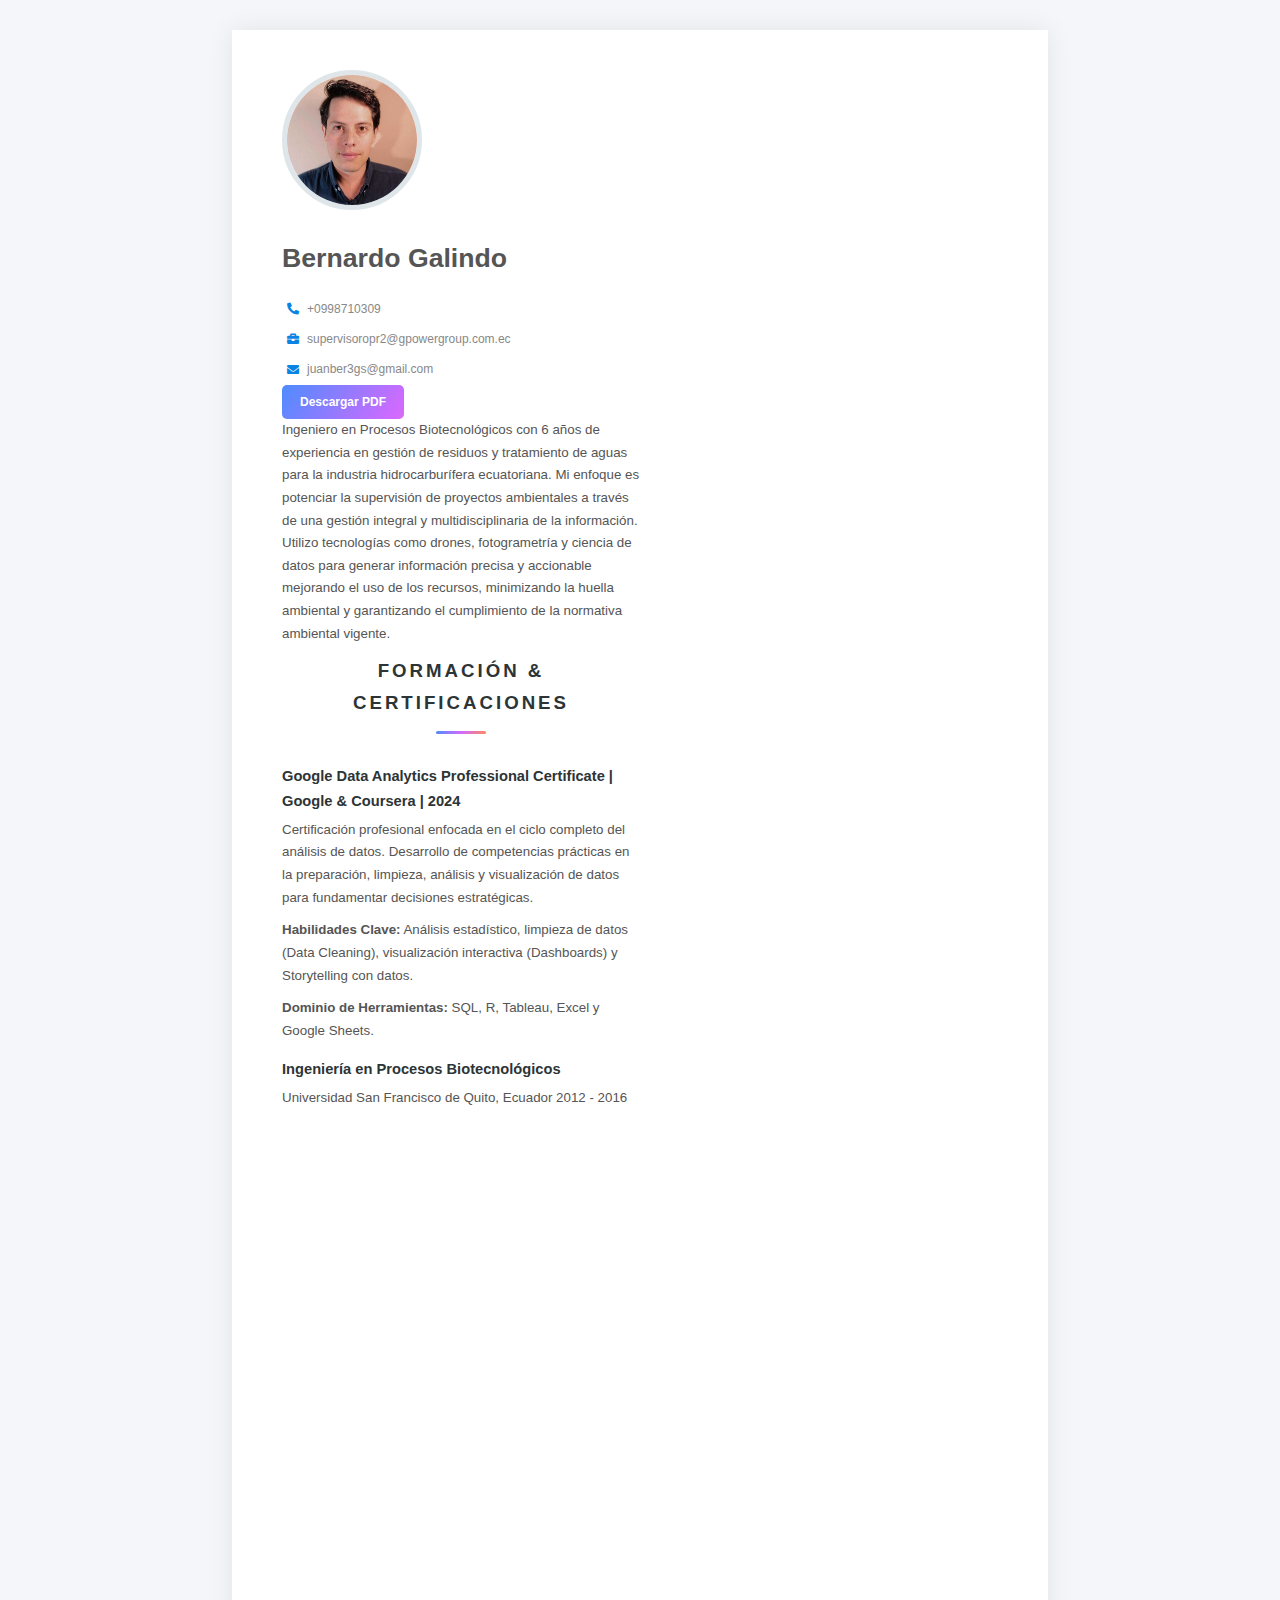
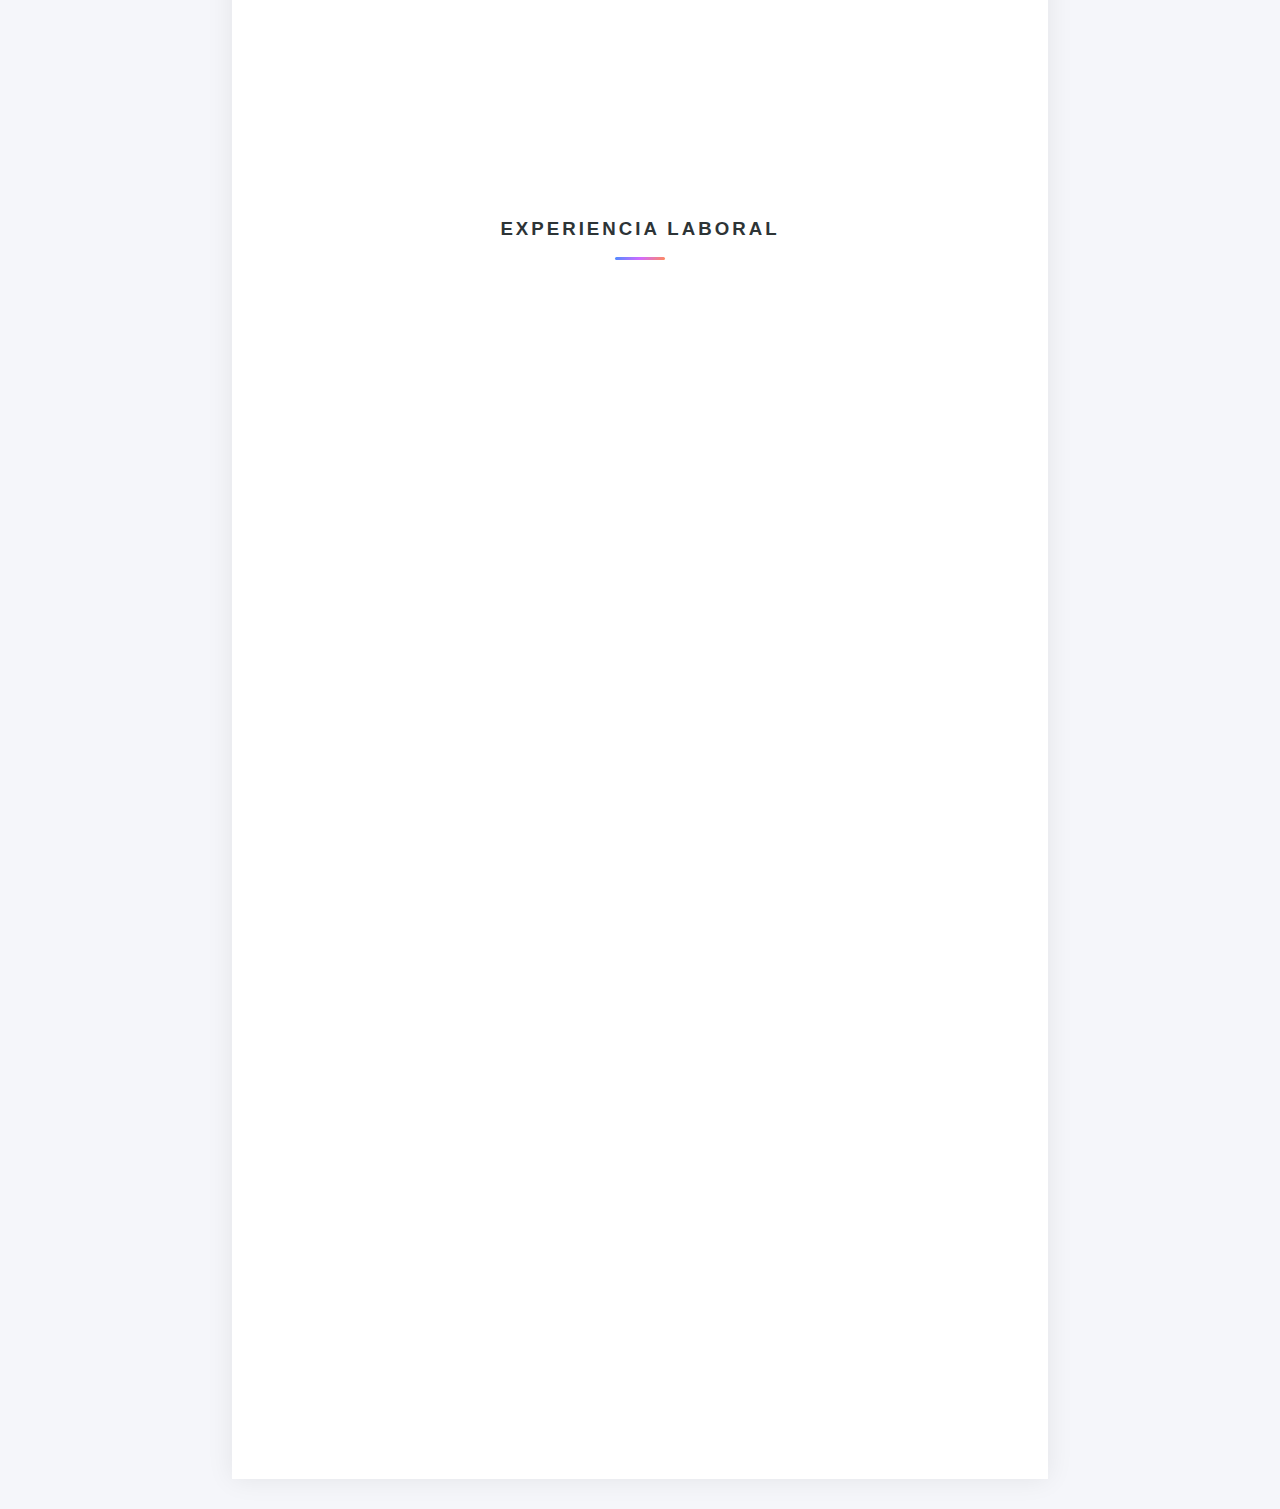
<file: index.html>
<!DOCTYPE html>
<html lang="es">
<head>
    <meta charset="UTF-8">
    <meta name="viewport" content="width=device-width, initial-scale=1.0">
    <meta name="description" content="CV de Bernardo Galindo, Ingeniero en Procesos Biotecnológicos con experiencia en gestión ambiental, remediación y ciencia de datos.">
    <title>CV - Bernardo Galindo</title>
    <link rel="stylesheet" href="style.css">
    <link rel="icon" href="favicon.ico" type="image/x-icon">
    <link rel="preconnect" href="https://fonts.googleapis.com">
    <link rel="preconnect" href="https://fonts.gstatic.com" crossorigin>
    <link href="https://fonts.googleapis.com/css2?family=Merriweather:wght@700&family=Roboto:wght@400;500;700&display=swap" rel="stylesheet">
    <link rel="stylesheet" href="https://cdnjs.cloudflare.com/ajax/libs/font-awesome/5.15.4/css/all.min.css">
</head>
<body>
    <div class="cv-container">
        <!-- ===== SECCIÓN DE LA CABECERA ===== -->
        <header class="header-main">
            <img src="bgalindo.jpg" alt="Foto de perfil de Bernardo Galindo" class="profile-picture">
            <div class="header-text">
                <h1>Bernardo Galindo</h1>
                <ul class="contact-info">
                    <li><i class="fas fa-phone-alt"></i><a href="tel:+593998710309">+0998710309</a></li>
                    <li><i class="fas fa-briefcase"></i><a href="mailto:supervisoropr2@gpowergroup.com.ec">supervisoropr2@gpowergroup.com.ec</a></li>
                    <li><i class="fas fa-envelope"></i><a href="mailto:juanber3gs@gmail.com">juanber3gs@gmail.com</a></li>
                </ul>
            </div>
            <button class="download-btn" onclick="window.print()" title="Descargar como PDF">
                Descargar PDF
            </button>
        </header>
        
        <div class="columns-container">
            <!-- ===== COLUMNA IZQUIERDA ===== -->
            <aside class="left-column">
                <section class="profile-summary fade-in-section">
                     <p>Ingeniero en Procesos Biotecnológicos con 6 años de experiencia en gestión de residuos y tratamiento de aguas para la industria hidrocarburífera ecuatoriana. Mi enfoque es potenciar la supervisión de proyectos ambientales a través de una gestión integral y multidisciplinaria de la información. Utilizo tecnologías como drones, fotogrametría y ciencia de datos para generar información precisa y accionable mejorando el uso de los recursos, minimizando la huella ambiental y garantizando el cumplimiento de la normativa ambiental vigente.</p>
                </section>
                <section class="fade-in-section">
                    <h2>FORMACIÓN & CERTIFICACIONES</h2>
                    <div class="item">
                        <h3>Google Data Analytics Professional Certificate | Google & Coursera | 2024</h3>
                        <p>Certificación profesional enfocada en el ciclo completo del análisis de datos. Desarrollo de competencias prácticas en la preparación, limpieza, análisis y visualización de datos para fundamentar decisiones estratégicas.</p>
                        <p><strong>Habilidades Clave:</strong> Análisis estadístico, limpieza de datos (Data Cleaning), visualización interactiva (Dashboards) y Storytelling con datos.</p>
                        <p><strong>Dominio de Herramientas:</strong> SQL, R, Tableau, Excel y Google Sheets.</p>
                    </div>
                    <div class="item">
                        <h3>Ingeniería en Procesos Biotecnológicos</h3>
                        <p>Universidad San Francisco de Quito, Ecuador 2012 - 2016</p>
                    </div>
                </section>
            </aside>

            <!-- ===== COLUMNA DERECHA ===== -->
            <main class="right-column">
                <section class="fade-in-section">
                    <h2>COMPETENCIAS PROFESIONALES</h2>
                    
                    <h3>Gestión Ambiental y Remediación</h3>
                    <ul>
                        <li>Gestión integral de desechos industriales y remediación de suelos contaminados con hidrocarburos.</li>
                        <li>Tratamiento y gestión de efluentes industriales en la industria hidrocarburífera.</li>
                    </ul>

                    <h3>Tecnologías de Supervisión y Análisis</h3>
                    <ul>
                        <li>Ciencia de Datos / Inspección y planificaciones aéreas con drones (UAV).</li>
                        <li>Fotogrametría, Modelado 3D y Fotografía 360° para la elaboración de reportes gerenciales.</li>
                    </ul>

                    <h3>Gestión Operativa y Liderazgo en Campo</h3>
                    <ul>
                        <li>Liderazgo de equipos industriales, abarcando la coordinación logística operativa y el manejo seguro de productos químicos.</li>
                    </ul>
                </section>
                <section class="languages fade-in-section">
                    <h2>IDIOMAS</h2>
                    <ul>
                        <li><strong>Español:</strong> Nativo</li>
                        <li><strong>Inglés:</strong> Avanzado</li>
                        <li><strong>Francés:</strong> Intermedio</li>
                    </ul>
                </section>
            </main>
        </div>
        
        <!-- ===== EXPERIENCIA LABORAL (ancho completo) ===== -->
        <section class="experience-section">
            <h2>EXPERIENCIA LABORAL</h2>
            <div class="job fade-in-section">
                <h3>Supervisor de Operaciones | GPower Group S.A. | Mayo 2019 - Actualidad</h3>
                <ul>
                    <li>Dirijo la gestión integral de residuos (peligrosos, no peligrosos y reciclables) para las operaciones en los Bloques 14 y 17, en el sensible entorno de la Amazonía ecuatoriana. Mi especialización se centra en la planificación logística y ejecución para la evacuación segura de grandes volúmenes de materiales de alta complejidad, como fondos de tanque de hidrocarburos, lodos de plantas de tratamiento y sedimentos de piscinas API.</li>
                    <li>Garantizo la integridad total del proyecto (personal, ambiente y activos) mediante la implementación y supervisión rigurosa de los más estrictos estándares de seguridad industrial (HSE) en cada operación.</li>
                    <li>Coordino la logística de los recursos críticos para la operación (equipos, insumos químicos y personal), asegurando la continuidad y éxito de cada proyecto.</li>
                    <li>Fomento la correcta clasificación de desechos bajo un enfoque de economía circular, optimizando el uso de recursos y minimizando la generación de residuos no aprovechables.</li>
                </ul>
            </div>
            <div class="job fade-in-section">
                <h3>Promotor de Salud (Inocuidad Alimentaria) | Municipio de Quito | Mayo 2017 - Diciembre 2018</h3>
                 <ul>
                    <li>Planifiqué y supervisé la logística de muestreo en campo a través de un extenso territorio urbano y rural, garantizando el cumplimiento sistemático del cronograma de monitoreo de inocuidad alimentaria.</li>
                    <li>Realicé análisis de riesgo microbiológico en muestras de alimentos para evaluar el cumplimiento de la normativa sanitaria, generando reportes técnicos que servían como base para acciones correctivas y de seguimiento.</li>
                    <li>Diseñé y facilité programas de capacitación sobre buenas prácticas sanitarias dirigidos a cientos de manipuladores de alimentos, enfocados en la prevención de la contaminación cruzada y las enfermedades de transmisión alimentaria (ETAs).</li>
                 </ul>
            </div>
            <div class="job fade-in-section">
                <h3>Laboratorio Clínico del Hospital de los Valles | Dic.16 - Ene.17</h3>
                <ul><li>Apoyé en el flujo de trabajo del área de microbiología, aplicando técnicas de cultivo bacteriano y gestión de muestras en un entorno de Bioseguridad Nivel 1 (BSL-1).</li></ul>
            </div>
            <div class="job fade-in-section">
                <h3>USFQ. Proyecto de Investigación | Dic.15 - Nov.16</h3>
                <ul>
                    <li>Contribuí en un proyecto para evaluar el estrés ambiental en primates (Cebuella pygmaea) en la Estación de Biodiversidad Tiputini, dentro de la Reserva de Biosfera Yasuni. Mis roles incluyeron trabajo de campo y análisis en laboratorio.</li>
                    <li>Apliqué rigurosos protocolos de laboratorio para la preservación, extracción y cuantificación de metabolitos de cortisol. Mi responsabilidad incluía el manejo de equipo de precisión (balanza analítica, lector de microplatos, espectrofotometría) así como el trabajo en ambientes controlados (cámara de flujo laminar) para garantizar la integridad de las muestras y la fiabilidad de los datos.</li>
                </ul>
            </div>
        </section>
    </div>

    <script>
        document.addEventListener('DOMContentLoaded', function() {
            const sections = document.querySelectorAll('.fade-in-section');

            const observerOptions = {
                root: null, // relative to the viewport
                rootMargin: '0px',
                threshold: 0.1 // trigger when 10% of the element is visible
            };

            const observer = new IntersectionObserver((entries, observer) => {
                entries.forEach(entry => {
                    if (entry.isIntersecting) {
                        entry.target.classList.add('is-visible');
                        observer.unobserve(entry.target); // Stop observing once it's visible
                    }
                });
            }, observerOptions);

            sections.forEach(section => {
                observer.observe(section);
            });
        });
    </script>
</body>
</html>
</file>
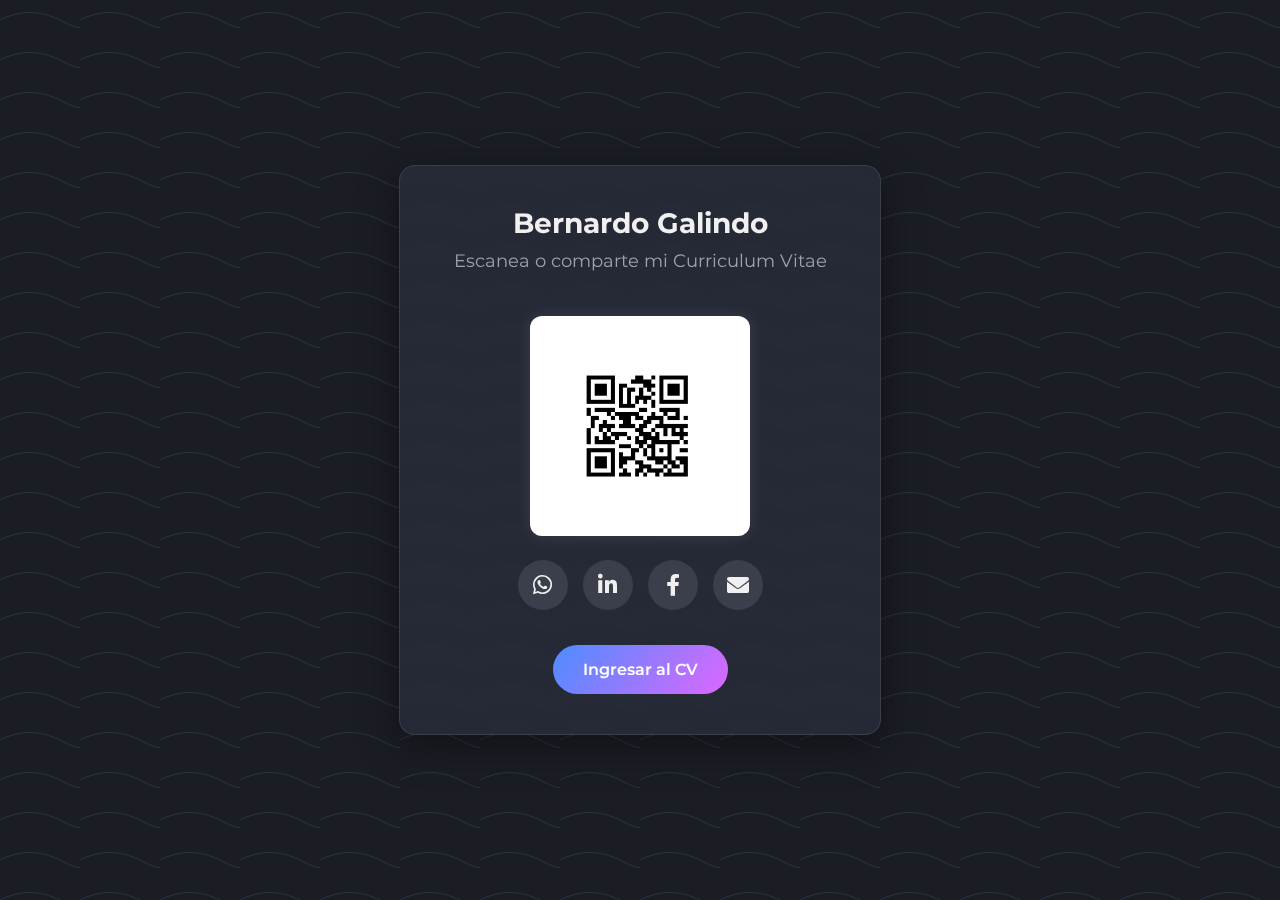
<file: bg.html>
<!DOCTYPE html>
<html lang="es">
<head>
    <script type="text/javascript">
    (function(c,l,a,r,i,t,y){
        c[a]=c[a]||function(){(c[a].q=c[a].q||[]).push(arguments)};
        t=l.createElement(r);t.async=1;t.src="https://www.clarity.ms/tag/"+i;
        y=l.getElementsByTagName(r)[0];y.parentNode.insertBefore(t,y);
    })(window, document, "clarity", "script", "snlels74gx");
</script>
    <script id="Cookiebot" src="https://consent.cookiebot.com/uc.js" data-cbid="54763433-50f1-4cc5-9271-a0339ac69261" type="text/javascript" async></script>
    <!-- Google tag (gtag.js) -->
<script async src="https://www.googletagmanager.com/gtag/js?id=G-6R1G9NPW8W"></script>
<script>
  window.dataLayer = window.dataLayer || [];
  function gtag(){dataLayer.push(arguments);}
  gtag('js', new Date());

  gtag('config', 'G-6R1G9NPW8W');
</script>
    <meta charset="UTF-8">
    <meta name="viewport" content="width=device-width, initial-scale=1.0">
    <title>Compartir CV - Bernardo Galindo</title>
    
    <meta property="og:title" content="CV de Bernardo Galindo" />
    <meta property="og:description" content="Ingeniero con experiencia en gestión ambiental, remediación y ciencia de datos. Haz clic para ver mi perfil completo." />
    <meta property="og:image" content="https://bernardogalindo.github.io/bgalindo.jpg" /> 
    <meta property="og:url" content="https://cv.bernardogalindo.com" />
    <meta property="og:type" content="website" />

    <link rel="stylesheet" href="https://cdnjs.cloudflare.com/ajax/libs/font-awesome/6.0.0-beta3/css/all.min.css">
    <link href="https://fonts.googleapis.com/css2?family=Montserrat:wght@400;600;700&display=swap" rel="stylesheet">

    <style>
        :root {
            --gemini-gradient: linear-gradient(125deg, #4e8cff, #d16aff, #ff8a5c);
            --color-fondo: #1a1d24;
            --color-texto-principal: #f0f0f0;
            --color-texto-secundario: #a0a0b0;
            --color-contenedor: rgba(40, 44, 58, 0.85);
        }
        body {
            margin: 0;
            font-family: 'Montserrat', sans-serif;
            background-color: var(--color-fondo);
            
            /* --- FONDO DE CURVAS ELEGANTES (SVG) --- */
            /* Usamos un SVG codificado para crear un patrón de ondas sutiles. Es ligero y se ve perfecto en todas las pantallas. */
            background-image: url("data:image/svg+xml,%3csvg xmlns='http://www.w3.org/2000/svg' viewBox='0 0 80 40' width='80' height='40'%3e%3cpath fill='none' stroke='%232c3144' stroke-width='1' d='M0 20 C20 10 40 10 60 20 S80 30 100 20'/%3e%3c/svg%3e");
            animation: move-background 40s linear infinite;
            /* --- FIN DEL FONDO --- */

            display: flex;
            justify-content: center;
            align-items: center;
            min-height: 100vh;
            padding: 20px;
            box-sizing: border-box;
        }

        /* Animación sutil para el fondo */
        @keyframes move-background {
            0% { background-position: 0 0; }
            100% { background-position: 400px 0; }
        }

        .share-container {
            background-color: var(--color-contenedor);
            padding: 40px;
            border-radius: 16px;
            box-shadow: 0 10px 40px rgba(0,0,0,0.4);
            text-align: center;
            max-width: 400px;
            width: 100%;
            animation: fadeIn 0.8s ease-out;
            backdrop-filter: blur(10px);
            border: 1px solid rgba(255, 255, 255, 0.1);
        }
        @keyframes fadeIn {
            from { opacity: 0; transform: translateY(20px); }
            to { opacity: 1; transform: translateY(0); }
        }
        .qr-code {
            max-width: 200px;
            width: 100%;
            margin: 20px 0;
            border: none;
            border-radius: 12px;
            background: white;
            padding: 10px;
            box-shadow: 0 0 15px rgba(255,255,255,0.1);
        }
        h1 {
            font-size: 28px;
            color: var(--color-texto-principal);
            margin: 0 0 10px 0;
            font-weight: 700;
        }
        p {
            color: var(--color-texto-secundario);
            font-size: 1.1em;
            margin: 0 0 25px 0;
        }
        .share-buttons {
            display: flex;
            justify-content: center;
            flex-wrap: wrap;
            gap: 15px;
            margin-bottom: 35px;
        }
        .share-btn {
            display: flex;
            align-items: center;
            justify-content: center;
            width: 50px;
            height: 50px;
            border-radius: 50%;
            background-color: rgba(255, 255, 255, 0.1);
            color: var(--color-texto-principal);
            text-decoration: none;
            font-size: 22px;
            transition: all 0.3s ease;
        }
        .share-btn:hover {
            color: white;
            transform: translateY(-4px);
        }
        .whatsapp:hover { background-color: #25D366; }
        .linkedin:hover { background-color: #0A66C2; }
        .facebook:hover { background-color: #1877F2; }
        .gmail:hover { background-color: #EA4335; }
        .enter-cv-btn {
            display: inline-block;
            text-decoration: none;
            color: white;
            background-image: var(--gemini-gradient);
            background-size: 200% auto;
            padding: 15px 30px;
            border-radius: 50px;
            font-weight: 600;
            font-size: 16px;
            transition: all 0.4s ease;
        }
        .enter-cv-btn:hover {
            background-position: right center;
            transform: scale(1.05);
            box-shadow: 0 5px 20px rgba(78, 140, 255, 0.3);
        }
    </style>
</head>
<body>

    <div class="share-container">
        <h1>Bernardo Galindo</h1>
        <p>Escanea o comparte mi Curriculum Vitae</p>
        
        <img src="QRCV.png" alt="QR Code para CV de Bernardo Galindo" class="qr-code">

        <div class="share-buttons" id="share-buttons-container">
            </div>

        <a href="index.html" class="enter-cv-btn">Ingresar al CV</a>
    </div>

<script>
document.addEventListener('DOMContentLoaded', function() {
    const shareUrl = "https://cv.bernardogalindo.com";
    const shareText = "Te comparto el CV profesional de Bernardo Galindo, Ingeniero en Procesos Biotecnológicos:";
    const subjectText = "CV Profesional - Bernardo Galindo";

    const buttons = [
        { platform: 'whatsapp', icon: 'fab fa-whatsapp', url: `https://api.whatsapp.com/send?text=${encodeURIComponent(shareText + ' ' + shareUrl)}`},
        { platform: 'linkedin', icon: 'fab fa-linkedin-in', url: `https://www.linkedin.com/shareArticle?mini=true&url=${encodeURIComponent(shareUrl)}&title=${encodeURIComponent(subjectText)}&summary=${encodeURIComponent(shareText)}`},
        { platform: 'facebook', icon: 'fab fa-facebook-f', url: `https://www.facebook.com/sharer/sharer.php?u=${encodeURIComponent(shareUrl)}&quote=${encodeURIComponent(shareText)}`},
        { platform: 'gmail', icon: 'fas fa-envelope', url: `mailto:?subject=${encodeURIComponent(subjectText)}&body=${encodeURIComponent(shareText + '\\n\\n' + shareUrl)}`}
    ];

    const container = document.getElementById('share-buttons-container');
    buttons.forEach(button => {
        const link = document.createElement('a');
        link.href = button.url;
        link.className = `share-btn ${button.platform}`;
        link.target = '_blank';
        link.setAttribute('aria-label', `Compartir en ${button.platform}`);
        link.innerHTML = `<i class="${button.icon}"></i>`;
        container.appendChild(link);
    });
});
</script>

</body>
</html>
</file>
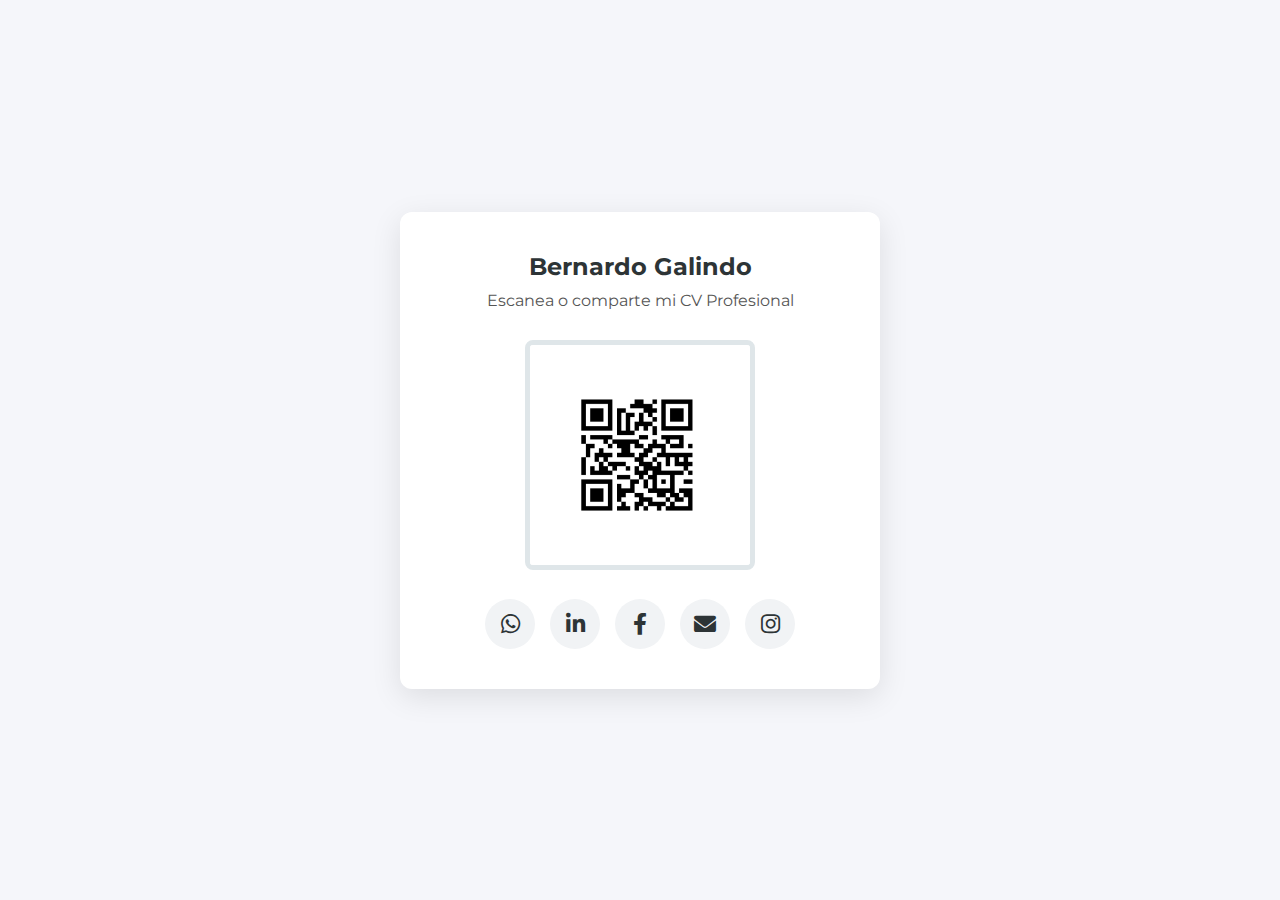
<file: compartir.html>
<!DOCTYPE html>
<html lang="es">
<head>
    <meta charset="UTF-8">
    <meta name="viewport" content="width=device-width, initial-scale=1.0">
    <title>Compartir CV - Bernardo Galindo</title>
    
    <meta property="og:title" content="CV de Bernardo Galindo" />
    <meta property="og:description" content="Ingeniero con experiencia en gestión ambiental, remediación y ciencia de datos. Haz clic para ver mi perfil completo." />
    <meta property="og:image" content="https://bernardogalindo.github.io/bgalindo.jpg" /> 
    <meta property="og:url" content="https://cv.bernardogalindo.com" />
    <meta property="og:type" content="website" />

    <link rel="stylesheet" href="https://cdnjs.cloudflare.com/ajax/libs/font-awesome/6.0.0-beta3/css/all.min.css">
    <link href="https://fonts.googleapis.com/css2?family=Montserrat:wght@400;600;700&display=swap" rel="stylesheet">

    <style>
        :root {
            --color-interactivo: #0984e3;
            --gemini-gradient: linear-gradient(125deg, #4e8cff, #d16aff, #ff8a5c);
        }
        body {
            margin: 0;
            font-family: 'Montserrat', sans-serif;
            background-color: #f5f6fa;
            display: flex;
            justify-content: center;
            align-items: center;
            min-height: 100vh;
            padding: 20px;
            box-sizing: border-box;
        }
        .share-container {
            background-color: #ffffff;
            padding: 40px;
            border-radius: 12px;
            box-shadow: 0 8px 30px rgba(0,0,0,0.1);
            text-align: center;
            max-width: 400px;
            width: 100%;
            animation: fadeIn 0.8s ease-out;
        }
        @keyframes fadeIn {
            from { opacity: 0; transform: translateY(20px); }
            to { opacity: 1; transform: translateY(0); }
        }
        .qr-code {
            max-width: 220px;
            width: 100%;
            margin-bottom: 25px;
            border: 5px solid #dfe6e9;
            border-radius: 8px;
        }
        h1 {
            font-size: 24px;
            color: #2d3436;
            margin: 0 0 10px 0;
            font-weight: 700;
        }
        p {
            color: #555;
            margin: 0 0 30px 0;
        }
        .share-buttons {
            display: flex;
            justify-content: center;
            flex-wrap: wrap;
            gap: 15px;
        }
        .share-btn {
            display: flex;
            align-items: center;
            justify-content: center;
            width: 50px;
            height: 50px;
            border-radius: 50%;
            background-color: #f1f3f5;
            color: #2d3436;
            text-decoration: none;
            font-size: 22px;
            transition: all 0.3s ease;
        }
        .share-btn:hover {
            color: white;
            transform: translateY(-4px);
            box-shadow: 0 6px 15px rgba(0,0,0,0.15);
        }
        .whatsapp:hover { background-color: #25D366; }
        .linkedin:hover { background-color: #0A66C2; }
        .facebook:hover { background-color: #1877F2; }
        .gmail:hover { background-color: #EA4335; }
        .instagram:hover { 
            background: radial-gradient(circle at 30% 107%, #fdf497 0%, #fdf497 5%, #fd5949 45%,#d6249f 60%,#285AEB 90%);
        }
    </style>
</head>
<body>

    <div class="share-container">
        <h1>Bernardo Galindo</h1>
        <p>Escanea o comparte mi CV Profesional</p>
        
        <img src="QRCV.png" alt="QR Code para CV de Bernardo Galindo" class="qr-code">

        <div class="share-buttons" id="share-buttons-container">
            </div>
    </div>

<script>
document.addEventListener('DOMContentLoaded', function() {
    // --- CONFIGURACIÓN ---
    const shareUrl = "https://cv.bernardogalindo.com";
    const shareText = "Te comparto el CV profesional de Bernardo Galindo, Ingeniero en Procesos Biotecnológicos:";
    const subjectText = "CV Profesional - Bernardo Galindo";
    // IMPORTANTE: Cambia "tu_usuario_de_instagram" por tu nombre de usuario real
    const instagramProfile = "https://www.instagram.com/bgalindoo"; 

    // --- LÓGICA DE LOS BOTONES ---
    const buttons = [
        { 
            platform: 'whatsapp',
            icon: 'fab fa-whatsapp',
            url: `https://api.whatsapp.com/send?text=${encodeURIComponent(shareText + ' ' + shareUrl)}`
        },
        { 
            platform: 'linkedin',
            icon: 'fab fa-linkedin-in',
            url: `https://www.linkedin.com/shareArticle?mini=true&url=${encodeURIComponent(shareUrl)}&title=${encodeURIComponent(subjectText)}&summary=${encodeURIComponent(shareText)}`
        },
        { 
            platform: 'facebook',
            icon: 'fab fa-facebook-f',
            url: `https://www.facebook.com/sharer/sharer.php?u=${encodeURIComponent(shareUrl)}&quote=${encodeURIComponent(shareText)}`
        },
        { 
            platform: 'gmail',
            icon: 'fas fa-envelope',
            url: `mailto:?subject=${encodeURIComponent(subjectText)}&body=${encodeURIComponent(shareText + '\\n\\n' + shareUrl)}`
        },
        { 
            platform: 'instagram',
            icon: 'fab fa-instagram',
            url: instagramProfile // Instagram no permite compartir enlaces directamente, así que va a tu perfil.
        }
    ];

    const container = document.getElementById('share-buttons-container');
    buttons.forEach(button => {
        const link = document.createElement('a');
        link.href = button.url;
        link.className = `share-btn ${button.platform}`;
        link.target = '_blank'; // Abrir en una nueva pestaña
        link.setAttribute('aria-label', `Compartir en ${button.platform}`); // Para accesibilidad
        link.innerHTML = `<i class="${button.icon}"></i>`;
        container.appendChild(link);
    });
});
</script>

</body>
</html>
</file>
<file: style.css>
/* ============================================= */
/* ======   ORIGINAL CSS STYLES           ====== */
/* ============================================= */
:root {
    --color-primario: #2d3436;
    --color-texto: #555;
    --fuente-principal: 'Montserrat', sans-serif;
    --borde-color: #dfe6e9;
    --color-interactivo: #0984e3;
    --gemini-gradient: linear-gradient(125deg, #4e8cff, #d16aff, #ff8a5c);
}

body {
    font-family: var(--fuente-principal); margin: 0; background-color: #f5f6fa; color: var(--color-texto); font-size: 10pt; font-weight: 400; line-height: 1.7;
}

.cv-container {
    max-width: 8.5in; min-height: 11in; margin: 30px auto; padding: 40px 50px; background-color: #ffffff; box-shadow: 0 0 25px rgba(0,0,0,0.08); position: relative; 
    box-sizing: border-box;
}

.main-header { display: flex; align-items: center; gap: 30px; margin-bottom: 25px; position: relative; }
.profile-picture { width: 130px; height: 130px; border-radius: 50%; border: 5px solid var(--borde-color); object-fit: cover; transition: transform 0.4s; }
.profile-picture:hover { transform: scale(1.05); }
.header-content { text-align: left; flex-grow: 1; }
.main-header h1 { font-size: 32pt; font-weight: 700; color: var(--color-primario); margin: 0 0 5px 0; letter-spacing: 2px; }
.header-subtitle { font-size: 12pt; font-weight: 400; color: var(--color-texto); margin: 0 0 18px 0; letter-spacing: 1.5px; text-transform: uppercase; }
.contact-info { list-style: none; padding: 0; margin: 0; display: flex; flex-direction: column; gap: 5px; font-size: 9pt; }
.contact-info li { display: flex; align-items: center; color: #888; }
.contact-info i { margin-right: 8px; color: var(--color-interactivo); }
.contact-info a { text-decoration: none; color: inherit; transition: color 0.3s; }
.contact-info a:hover { color: var(--color-interactivo); }
.highlight-text { background-image: var(--gemini-gradient); -webkit-background-clip: text; background-clip: text; color: transparent; font-weight: 600; }
.section-divider { border: 0; height: 1px; background-color: var(--borde-color); margin: 25px 0; }
h2 { text-align: center; font-size: 14pt; font-weight: 600; color: var(--color-primario); margin: 0 0 30px 0; text-transform: uppercase; letter-spacing: 3px; position: relative; padding-bottom: 15px; }
h2::after { content: ''; position: absolute; bottom: 0; left: 50%; transform: translateX(-50%); width: 50px; height: 3px; background-image: var(--gemini-gradient); border-radius: 2px; }
h3 { font-size: 11pt; font-weight: 700; color: var(--color-primario); margin-bottom: 5px; }
ul { padding-left: 1.5em; list-style-type: '▪  '; }
li { margin-bottom: 5px; padding-left: 5px; }
p { margin: 0 0 10px 0; }
.summary-section p { text-align: justify; font-size: 11pt; line-height: 1.8; }
.two-column-section { display: flex; gap: 60px; }
.left-column, .right-column { width: 50%; }
.skills-pills-container { display: flex; flex-wrap: wrap; gap: 10px; justify-content: center; text-align: center; }
.skill-pill { display: inline-flex; align-items: center; gap: 8px; padding: 8px 15px; background-color: #f1f3f5; color: var(--color-primario); border-radius: 20px; font-size: 9pt; font-weight: 600; transition: all 0.3s ease; }
.skill-pill:hover { background-image: var(--gemini-gradient); color: white; transform: translateY(-2px); box-shadow: 0 4px 10px rgba(0,0,0,0.1); }
.skill-pill:hover i { background-image: none; -webkit-background-clip: initial; background-clip: initial; color: white; }
.skills-icons-container { display: none; }
.experience-section .job { margin-bottom: 15px; padding: 20px; border-radius: 8px; transition: transform 0.3s ease-out, box-shadow 0.3s ease-out; }
.experience-section .job:hover { transform: translateY(-5px); box-shadow: 0 8px 25px rgba(45, 52, 54, 0.08); }
.web-view { display: block; }
.print-annexes { display: none; }
.certificate-grid { display: grid; grid-template-columns: repeat(2, 1fr); gap: 30px; margin-top: 20px; }
.certificate-item { border: 1px solid var(--borde-color); padding: 15px; border-radius: 8px; transition: box-shadow 0.3s; }
.certificate-item:hover { box-shadow: 0 4px 15px rgba(0,0,0,0.08); }
.certificate-item h4 { margin: 0 0 5px 0; }
.certificate-link { text-decoration: none; color: var(--color-interactivo); font-weight: 700; }
.references-grid { display: grid; grid-template-columns: repeat(auto-fit, minmax(250px, 1fr)); gap: 30px; margin-top: -10px; }
.reference-card { border-left: 4px solid; border-image-slice: 1; border-image-source: var(--gemini-gradient); padding: 15px 20px; }
.reference-card h4 { margin: 0 0 5px 0; color: var(--color-primario); font-size: 11pt; }
.reference-card p { font-size: 9.5pt; margin: 0 0 10px 0; color: #777; line-height: 1.5; }
.reference-card a { font-weight: 600; font-size: 9pt; color: var(--color-interactivo); text-decoration: none; }
.contact-form { display: flex; flex-direction: column; gap: 15px; max-width: 700px; margin: -10px auto 0 auto; }
.contact-form .form-row { display: flex; gap: 15px; }
.contact-form .form-row input { width: 50%; }
.contact-form input, .contact-form textarea { width: 100%; padding: 12px 15px; border: 1px solid var(--borde-color); border-radius: 5px; font-family: var(--fuente-principal); font-size: 10pt; transition: border-color 0.3s, box-shadow 0.3s; box-sizing: border-box; }
.contact-form input:focus, .contact-form textarea:focus { outline: none; border-color: var(--color-interactivo); box-shadow: 0 0 8px rgba(78, 140, 255, 0.2); }
.contact-form .submit-btn { background-image: var(--gemini-gradient); background-size: 200% auto; color: white; border: none; border-radius: 5px; padding: 12px 20px; font-family: var(--fuente-principal); font-size: 11pt; font-weight: 600; cursor: pointer; transition: background-position 0.4s ease, transform 0.2s; align-self: center; width: 200px; }
.contact-form .submit-btn:hover { background-position: right center; transform: translateY(-2px); }
.main-footer { text-align: center; padding-top: 20px; margin-top: 20px; border-top: 1px solid var(--borde-color); font-size: 9pt; color: #aaa; }
.fade-in-section { opacity: 0; transform: translateY(20px); transition: opacity 0.8s ease-out, transform 0.8s ease-out; }
.fade-in-section.is-visible { opacity: 1; transform: translateY(0); }

/* ============================================= */
/* ======   MOBILE RESPONSIVE STYLES      ====== */
/* ============================================= */
@media (max-width: 900px) {
    .cv-container { width: 100%; margin: 0; padding: 20px; }
    .main-header { flex-direction: column; text-align: center; gap: 15px; }
    .profile-picture { width: 100px; height: 100px; margin-right: 0; }
    .main-header h1 { font-size: 24pt; margin-bottom: 5px; }
    .header-subtitle { font-size: 11pt; }
    .contact-info { align-items: center; }
    .two-column-section, .contact-form .form-row { flex-direction: column; gap: 0; }
    .left-column, .right-column { width: 100%; }
    
    /* === THIS IS THE FIX FOR MOBILE SPACING === */
    .two-column-section .right-column {
        margin-top: 40px;
    }
    
    .certificate-grid, .references-grid { grid-template-columns: 1fr; }
}

/* ============================================= */
/* ======   LANGUAGE TOGGLE ADDITION      ====== */
/* ============================================= */
[lang="en"] { display: none; }
body.show-en [lang="es"] { display: none; }
body.show-en [lang="en"] { display: inline; }
body.show-en h1[lang="en"], body.show-en h2[lang="en"], body.show-en h3[lang="en"], body.show-en h4[lang="en"], body.show-en p[lang="en"], body.show-en li[lang="en"], body.show-en div[lang="en"], body.show-en span[lang="en"].skill-pill, body.show-en button[lang="en"] { display: inline-flex; }
body.show-en p[lang="en"], body.show-en div.job[lang="en"], body.show-en div.item[lang="en"] { display: block; }

.header-actions {
    display: flex;
    flex-direction: row;
    align-items: center;
    gap: 25px;
    margin-top: 25px;
}
.language-switch-container {
    display: flex;
    align-items: center;
    gap: 8px;
}
.download-btn {
    position: static;
    background-image: var(--gemini-gradient); background-size: 200% auto; color: white; border: none; border-radius: 5px; padding: 10px 18px; font-family: var(--fuente-principal); font-size: 9pt; font-weight: 600; cursor: pointer; display: flex; align-items: center; gap: 8px; transition: background-position 0.4s ease, transform 0.2s;
}
.download-btn:hover { background-position: right center; transform: translateY(-2px); }
.lang-label { font-size: 10pt; font-weight: 600; color: var(--color-primario); transition: color 0.3s ease; }
body.show-en .lang-label[lang="es"] { color: #aaa; }
body:not(.show-en) .lang-label[lang="en"] { color: #aaa; }
.language-switch { position: relative; display: inline-block; width: 50px; height: 24px; }
.language-switch input { opacity: 0; width: 0; height: 0; }
.slider { position: absolute; cursor: pointer; top: 0; left: 0; right: 0; bottom: 0; background-color: #ccc; transition: .4s; border-radius: 24px; }
.slider:before { position: absolute; content: ""; height: 18px; width: 18px; left: 3px; bottom: 3px; background-color: white; transition: .4s; border-radius: 50%; }
input:checked + .slider { background-image: var(--gemini-gradient); }
input:checked + .slider:before { transform: translateX(26px); }

@media (max-width: 900px) {
    .header-actions {
        position: static;
        flex-direction: column;
        align-items: stretch;
        width: 100%;
        margin-top: 20px;
        gap: 15px;
    }
    .language-switch-container {
        justify-content: center;
    }
    .download-btn {
        width: 100%;
        justify-content: center;
    }
}

/* ============================================= */
/* ======   PRINT STYLES (FINAL)          ====== */
/* ============================================= */
@media print {
    @page {
        margin: 1.5cm;
    }
    body {
        background-color: #fff !important;
        font-size: 9.5pt;
        line-height: 1.5;
    }
    .profile-picture, .header-actions, .references-section, .certificates-section, .section-divider, .main-footer, .contact-form-section, .contact-divider, .skills-pills-container, .language-switch-container {
        display: none !important;
    }
    .cv-container { box-shadow: none; margin: 0; padding: 0; }
    .highlight-text { background-image: none !important; -webkit-background-clip: initial !important; background-clip: initial !important; color: inherit !important; font-weight: 600; }
    h2::after { background-image: none !important; background-color: #000; height: 2px; }
    .fade-in-section { opacity: 1 !important; transform: none !important; }
    .experience-section .job, .experience-section .job:hover { padding: 0; box-shadow: none; transform: none; }
    .main-header { padding-bottom: 15px; margin-bottom: 15px; }
    h2 { margin-top: 15px; margin-bottom: 15px; padding-bottom: 5px; font-size: 13pt; }
    h3 { margin-top: 10px; margin-bottom: 4px; font-size: 10pt; }
    p { margin-bottom: 5px; }
    li { margin-bottom: 4px; }
    .summary-section p { font-size: 10pt; line-height: 1.6; }
    .item, .job { margin-bottom: 10px; }
    .two-column-section { gap: 30px; }
    .two-column-section, .item { break-inside: avoid; }
    .job, p, ul { break-inside: auto; }
    
    .skills-icons-container {
        display: grid !important;
        grid-template-columns: repeat(2, 1fr);
        gap: 8px 15px;
        margin-top: -5px;
    }
    .skill-icon-item {
        font-size: 9pt;
        font-weight: 400;
        display: flex;
        align-items: center;
        gap: 8px;
    }
    .right-column > section { 
        margin-top: 0;
    }
    
    body.show-en .skill-icon-item[lang="es"] {
        display: none !important;
    }
    body.show-en .skill-icon-item[lang="en"] {
        display: flex !important;
    }
    body:not(.show-en) .skill-icon-item[lang="en"] {
        display: none !important;
    }
}
</file>
